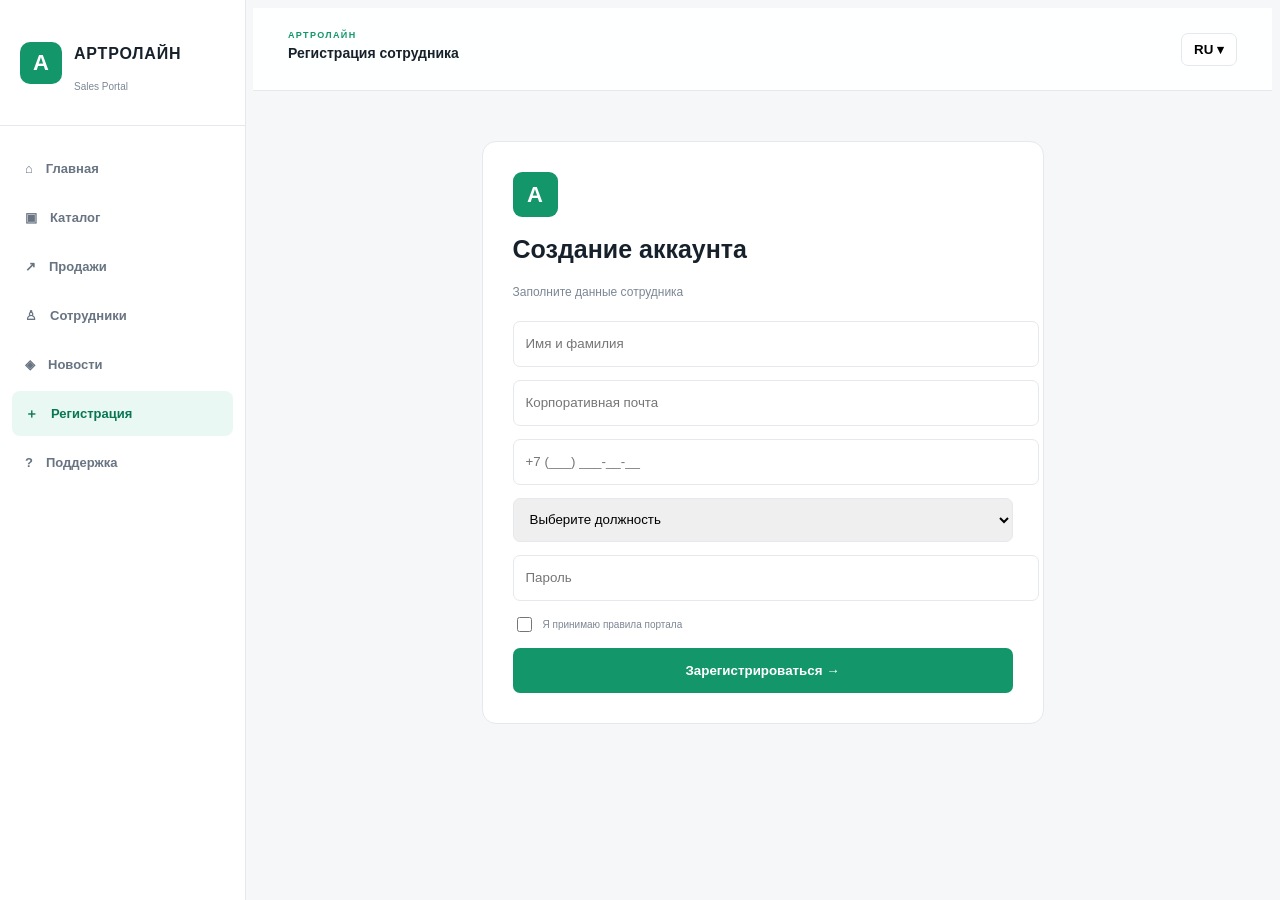
<file: register.html>
<!DOCTYPE html> <html lang="ru"> <head> <meta charset="UTF-8"> <meta name="viewport" content="width=device-width, initial-scale=1.0"> <title>Регистрация — Артролайн</title> <link rel="stylesheet" href="style.css"> </head> <body> <aside class="sidebar">
<div class="logo">
    <div class="logo-icon">A</div>
    <div>
        <h2>АРТРОЛАЙН</h2>
        <span>Sales Portal</span>
    </div>
</div>

<nav>
    <a href="index.html">⌂ <span>Главная</span></a>
    <a href="index.html#catalog">▣ <span>Каталог</span></a>
    <a href="index.html#sales">↗ <span>Продажи</span></a>
    <a href="index.html#employees">♙ <span>Сотрудники</span></a>
    <a href="index.html#news">◈ <span>Новости</span></a>
    <a href="register.html" class="active">＋ <span>Регистрация</span></a>
    <a href="index.html#support">? <span>Поддержка</span></a>
</nav>

</aside> <main> <header class="header"> <div> <span class="page-label">АРТРОЛАЙН</span> <h3>Регистрация сотрудника</h3> </div>
<div class="language">
    <button>RU ▾</button>
    <div class="languages">
        <a href="#">🇷🇺 RU</a>
        <a href="#">🇰🇿 KZ</a>
        <a href="#">🇬🇧 EN</a>
    </div>
</div>

</header> <section class="register-page">
<div class="register-card">

    <div class="register-icon">A</div>

    <h1>Создание аккаунта</h1>
    <p>Заполните данные сотрудника</p>

    <form>

        <input type="text"
               placeholder="Имя и фамилия"
               required>

        <input type="email"
               placeholder="Корпоративная почта"
               required>

        <input type="tel"
               placeholder="+7 (___) ___-__-__"
               required>

        <select required>
            <option value="">Выберите должность</option>
            <option>ОС</option>
            <option>РОП</option>
            <option>МОП</option>
            <option>ЛОГ</option>
            <option>Стажёр</option>
        </select>

        <input type="password"
               placeholder="Пароль"
               minlength="8"
               required>

        <label class="terms">
            <input type="checkbox" required>
            Я принимаю правила портала
        </label>

        <button type="submit">
            Зарегистрироваться →
        </button>

    </form>

</div>

</section> </main> </body> </html>
</file>
<file: style.css>
{
box-sizing: border-box;
margin: 0;
padding: 0;
}

:root {
--green: #14966b;
--green-dark: #087653;
--light-green: #eaf8f3;
--bg: #f5f7f9;
--white: #ffffff;
--text: #17212b;
--gray: #7c8794;
--border: #e5e9ed;
--blue: #3978e8;
--purple: #8664e8;
--orange: #ee9b19;
}

html {
scroll-behavior: smooth;
}

body {
font-family: Arial, Helvetica, sans-serif;
background: var(--bg);
color: var(--text);
}

/* SIDEBAR */

.sidebar {
position: fixed;
left: 0;
top: 0;
bottom: 0;
width: 245px;
background: white;
border-right: 1px solid var(--border);
display: flex;
flex-direction: column;
z-index: 100;
}

.logo {
height: 85px;
display: flex;
align-items: center;
gap: 12px;
padding: 20px;
border-bottom: 1px solid var(--border);
}

.logo-icon {
width: 42px;
height: 42px;
display: grid;
place-items: center;
background: var(--green);
color: white;
font-size: 22px;
font-weight: bold;
border-radius: 10px;
}

.logo h2 {
font-size: 16px;
letter-spacing: .05em;
}

.logo span {
color: var(--gray);
font-size: 10px;
}

nav {
padding: 20px 12px;
}

nav a {
display: flex;
align-items: center;
gap: 13px;
height: 45px;
padding: 0 13px;
margin-bottom: 4px;
border-radius: 8px;
color: #687482;
text-decoration: none;
font-size: 13px;
font-weight: 600;
transition: .2s;
}

nav a:hover,
nav a.active {
color: var(--green-dark);
background: var(--light-green);
}

nav a:first-letter {
font-size: 17px;
}

.profile {
margin-top: auto;
padding: 18px;
border-top: 1px solid var(--border);
display: flex;
align-items: center;
gap: 10px;
}

.avatar {
width: 38px;
height: 38px;
border-radius: 50%;
background: var(--light-green);
color: var(--green-dark);
display: grid;
place-items: center;
font-weight: bold;
font-size: 11px;
}

.profile b,
.profile small {
display: block;
}

.profile b {
font-size: 12px;
}

.profile small {
color: var(--gray);
font-size: 10px;
margin-top: 2px;
}

/* MAIN */

main {
margin-left: 245px;
}

.header {
height: 82px;
background: rgba(255,255,255,.95);
border-bottom: 1px solid var(--border);
display: flex;
justify-content: space-between;
align-items: center;
padding: 0 35px;
position: sticky;
top: 0;
z-index: 50;
}

.page-label {
color: var(--green);
font-size: 9px;
font-weight: bold;
letter-spacing: .15em;
}

.header h3 {
font-size: 14px;
margin-top: 3px;
}

.header-right {
display: flex;
align-items: center;
gap: 20px;
}

.language {
position: relative;
}

.language button {
border: 1px solid var(--border);
background: white;
padding: 8px 12px;
border-radius: 7px;
cursor: pointer;
font-weight: bold;
}

.languages {
display: none;
position: absolute;
right: 0;
top: 40px;
width: 120px;
background: white;
border: 1px solid var(--border);
border-radius: 8px;
box-shadow: 0 10px 25px #0001;
overflow: hidden;
}

.language:hover .languages {
display: block;
}

.languages a {
display: block;
padding: 10px;
color: var(--text);
text-decoration: none;
font-size: 12px;
}

.languages a:hover {
background: var(--light-green);
}

.notification {
font-size: 21px;
color: var(--gray);
}

/* CONTENT */

.content {
max-width: 1400px;
margin: auto;
padding: 35px;
}

.welcome {
background: linear-gradient(120deg, #e8f8f2, #f5fbf9);
border: 1px solid #d7eee5;
border-radius: 14px;
padding: 35px;
display: flex;
justify-content: space-between;
align-items: center;
margin-bottom: 18px;
}

.welcome > div:first-child > span,
.section-title > span {
color: var(--green);
font-size: 10px;
font-weight: bold;
letter-spacing: .13em;
}

.welcome h1 {
font-size: 29px;
margin: 8px 0;
}

.welcome p {
color: var(--gray);
max-width: 620px;
font-size: 13px;
line-height: 1.7;
}

.welcome-icon {
width: 100px;
height: 100px;
border-radius: 25px;
background: var(--green);
color: white;
display: grid;
place-items: center;
font-size: 55px;
font-weight: bold;
}

.primary {
margin-top: 20px;
border: 0;
background: var(--green);
color: white;
padding: 12px 18px;
border-radius: 7px;
font-weight: bold;
cursor: pointer;
}

.primary:hover {
background: var(--green-dark);
}

/* STATS */

.stats {
display: grid;
grid-template-columns: repeat(4, 1fr);
gap: 15px;
margin-bottom: 18px;
}

.stat {
background: white;
border: 1px solid var(--border);
border-radius: 12px;
padding: 19px;
}

.stat-icon {
width: 34px;
height: 34px;
border-radius: 8px;
display: grid;
place-items: center;
margin-bottom: 13px;
font-weight: bold;
}

.stat > span {
display: block;
color: var(--gray);
font-size: 11px;
}

.stat strong {
display: block;
font-size: 23px;
margin: 5px 0;
}

.up {
color: var(--green);
font-size: 10px;
}

.green {
background: #e2f7ef;
color: var(--green);
}

.blue {
background: #e6eeff;
color: var(--blue);
}

.purple {
background: #eee9ff;
color: var(--purple);
}

.orange {
background: #fff1d9;
color: var(--orange);
}

.progress {
height: 5px;
background: #edf0f2;
border-radius: 10px;
margin-top: 10px;
}

.progress i {
display: block;
height: 100%;
width: 87%;
background: var(--green);
border-radius: 10px;
}

/* GRID */

.grid {
display: grid;
grid-template-columns: 1.6fr 1fr;
gap: 17px;
}

.card {
background: white;
border: 1px solid var(--border);
border-radius: 12px;
padding: 21px;
}

.card-title {
display: flex;
justify-content: space-between;
margin-bottom: 15px;
}

.card-title h2 {
font-size: 15px;
}

.card-title p {
color: var(--gray);
font-size: 10px;
margin-top: 3px;
}

.card-title a {
color: var(--green);
font-size: 11px;
text-decoration: none;
}

/* PRODUCTS */

.product {
display: grid;
grid-template-columns: 40px 1fr 80px 85px;
gap: 12px;
align-items: center;
padding: 13px 0;
border-top: 1px solid #f0f2f4;
}

.product-icon {
width: 38px;
height: 38px;
display: grid;
place-items: center;
border-radius: 8px;
font-weight: bold;
font-size: 11px;
}

.green-bg {
background: #e0f7ee;
color: var(--green-dark);
}

.blue-bg {
background: #e4edff;
color: var(--blue);
}

.purple-bg {
background: #eee8ff;
color: var(--purple);
}

.product-info b,
.product-info span {
display: block;
}

.product-info b {
font-size: 12px;
}

.product-info span {
color: var(--gray);
font-size: 9px;
margin-top: 2px;
}

.product > strong {
font-size: 11px;
}

.product label,
.medicine label {
background: #e5f8f0;
color: var(--green-dark);
padding: 4px 7px;
border-radius: 15px;
font-size: 8px;
font-weight: bold;
width: max-content;
}

.warning {
background: #fff2d8 !important;
color: #b87700 !important;
}

/* ACTIONS */

.action {
width: 100%;
border: 0;
border-bottom: 1px solid #f0f2f4;
background: white;
padding: 14px 0;
display: flex;
align-items: center;
gap: 12px;
cursor: pointer;
text-align: left;
color: var(--gray);
}

.action > span {
font-size: 18px;
width: 30px;
color: var(--green);
}

.action div {
flex: 1;
}

.action b,
.action small {
display: block;
}

.action b {
color: var(--text);
font-size: 12px;
}

.action small {
font-size: 9px;
margin-top: 2px;
}

/* SECTIONS */

.section-title {
margin-bottom: 25px;
}

.section-title h1 {
font-size: 28px;
margin: 5px 0;
}

.section-title p {
color: var(--gray);
font-size: 12px;
}

/* CATALOG */

.catalog {
display: grid;
grid-template-columns: repeat(3, 1fr);
gap: 18px;
}

.medicine {
background: white;
border: 1px solid var(--border);
border-radius: 12px;
padding: 17px;
}

.medicine-image {
height: 145px;
border-radius: 10px;
display: grid;
place-items: center;
font-size: 34px;
font-weight: bold;
margin-bottom: 15px;
}

.medicine h3 {
font-size: 15px;
margin: 10px 0 5px;
}

.medicine p {
color: var(--gray);
font-size: 11px;
min-height: 34px;
}

.medicine > strong {
display: block;
font-size: 17px;
margin: 12px 0;
}

.medicine button {
width: 100%;
background: white;
border: 1px solid var(--border);
padding: 9px;
border-radius: 7px;
cursor: pointer;
font-weight: bold;
color: #65717f;
}

/* SALES */

.sales-card {
background: white;
border: 1px solid var(--border);
border-radius: 12px;
padding: 30px;
}

.sales-number span,
.sales-number strong {
display: block;
}

.sales-number span {
color: var(--gray);
font-size: 12px;
}

.sales-number strong {
font-size: 28px;
margin-top: 5px;
}

.bars {
height: 270px;
display: flex;
align-items: flex-end;
justify-content: space-around;
border-bottom: 1px solid var(--border);
margin-top: 20px;
}

.bars i {
width: 55px;
background: linear-gradient(#26b982, #087653);
border-radius: 6px 6px 0 0;
}

/* EMPLOYEES */

.employees {
display: grid;
grid-template-columns: repeat(3, 1fr);
gap: 17px;
}

.employee {
background: white;
border: 1px solid var(--border);
border-radius: 12px;
padding: 25px;
text-align: center;
}

.employee-avatar {
width: 60px;
height: 60px;
margin: auto;
border-radius: 50%;
display: grid;
place-items: center;
font-weight: bold;
font-size: 16px;
}

.employee h3 {
font-size: 14px;
margin: 13px 0 4px;
}

.employee p,
.employee small {
color: var(--gray);
font-size: 10px;
}

.employee small {
display: block;
margin-top: 10px;
}

/* NEWS */

.news {
display: grid;
grid-template-columns: repeat(2, 1fr);
gap: 17px;
}

.news article {
background: white;
border: 1px solid var(--border);
border-radius: 12px;
padding: 23px;
}

.news article > span {
color: var(--green);
font-size: 10px;
}

.news h3 {
margin: 9px 0;
font-size: 16px;
}

.news p {
color: var(--gray);
font-size: 11px;
line-height: 1.6;
}

.news a {
display: inline-block;
margin-top: 15px;
color: var(--green);
font-size: 11px;
text-decoration: none;
font-weight: bold;
}

/* SUPPORT */

.support {
background: white;
border: 1px solid var(--border);
border-radius: 12px;
padding: 30px;
display: flex;
gap: 20px;
align-items: flex-start;
max-width: 700px;
}

.support-icon {
min-width: 55px;
height: 55px;
background: var(--light-green);
color: var(--green);
border-radius: 12px;
display: grid;
place-items: center;
font-size: 25px;
font-weight: bold;
}

.support h2 {
font-size: 19px;
}

.support p {
color: var(--gray);
font-size: 12px;
margin: 7px 0 15px;
}

.support b {
color: var(--green-dark);
font-size: 11px;
margin-right: 15px;
}

/* RESPONSIVE */

@media (max-width: 1000px) {

.stats {
    grid-template-columns: repeat(2, 1fr);
}

.grid {
    grid-template-columns: 1fr;
}

.catalog,
.employees {
    grid-template-columns: repeat(2, 1fr);
}


}

@media (max-width: 700px) {

.sidebar {
    width: 70px;
}

.logo {
    justify-content: center;
    padding: 10px;
}

.logo > div:last-child,
nav a span,
.profile > div:last-child {
    display: none;
}

nav a {
    justify-content: center;
    font-size: 20px;
}

.profile {
    justify-content: center;
}

main {
    margin-left: 70px;
}

.header {
    padding: 0 15px;
}

.content {
    padding: 20px 15px;
}

.welcome {
    padding: 25px;
}

.welcome-icon {
    display: none;
}

.stats,
.catalog,
.employees,
.news {
    grid-template-columns: 1fr;
}

.product {
    grid-template-columns: 40px 1fr;
}

.product > strong,
.product > label {
    display: none;
}


} .register-page {
padding: 50px 35px;
display: flex;
justify-content: center;
}

.register-card {
background: white;
width: 500px;
padding: 30px;
border: 1px solid var(--border);
border-radius: 14px;
}

.register-icon {
width: 45px;
height: 45px;
background: var(--green);
color: white;
border-radius: 9px;
display: grid;
place-items: center;
font-weight: bold;
font-size: 22px;
}

.register-card h1 {
margin-top: 18px;
font-size: 25px;
}

.register-card > p {
color: var(--gray);
font-size: 12px;
margin: 6px 0 22px;
}

.register-card form {
display: grid;
gap: 13px;
}

.register-card input,
.register-card select {
width: 100%;
height: 44px;
padding: 0 12px;
border: 1px solid var(--border);
border-radius: 7px;
outline: none;
}

.register-card input:focus,
.register-card select:focus {
border-color: var(--green);
}

.terms {
display: flex;
gap: 8px;
align-items: center;
color: var(--gray);
font-size: 10px;
}

.terms input {
width: 15px;
height: 15px;
}

.register-card button {
height: 45px;
border: 0;
border-radius: 7px;
background: var(--green);
color: white;
font-weight: bold;
cursor: pointer;
}

.register-card button:hover {
background: var(--green-dark);
}

@media (max-width: 700px) {
.register-page {
padding: 25px 15px;
}

.register-card {
    width: 100%;
}


}
</file>
